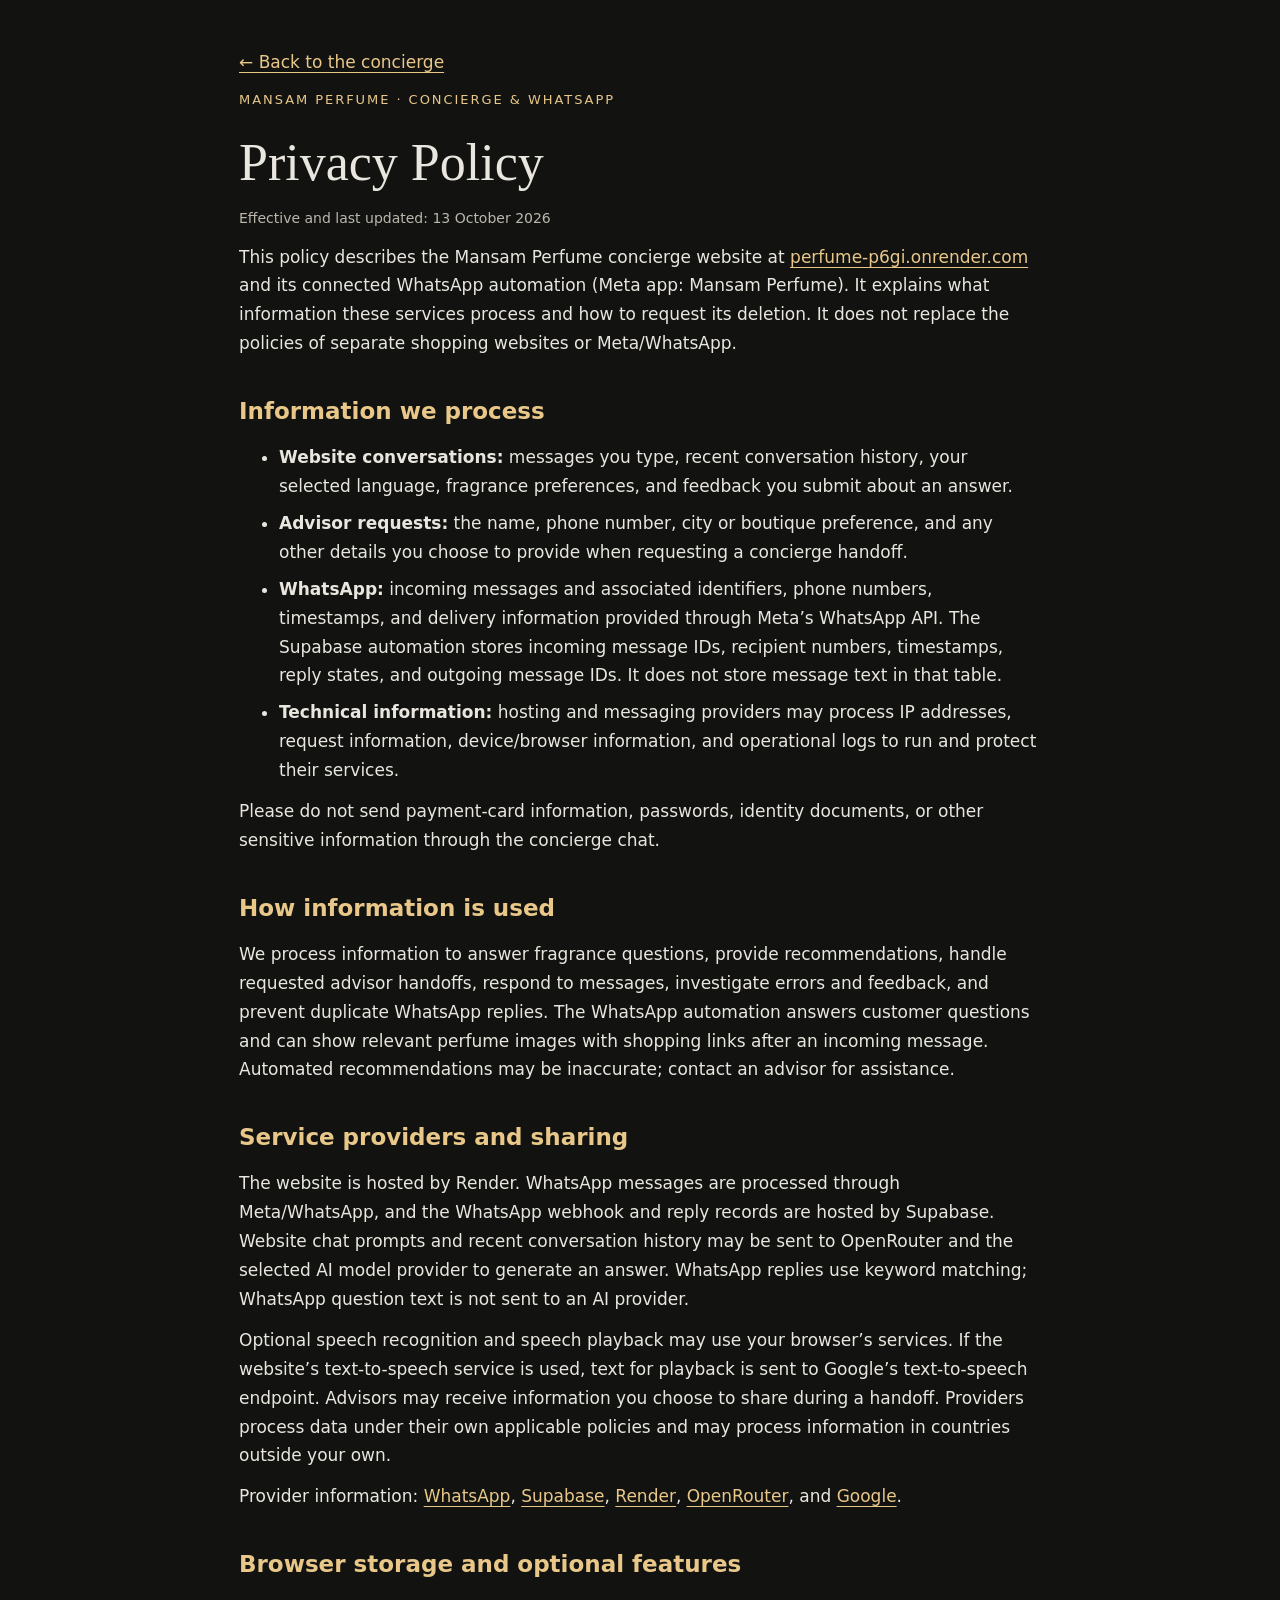
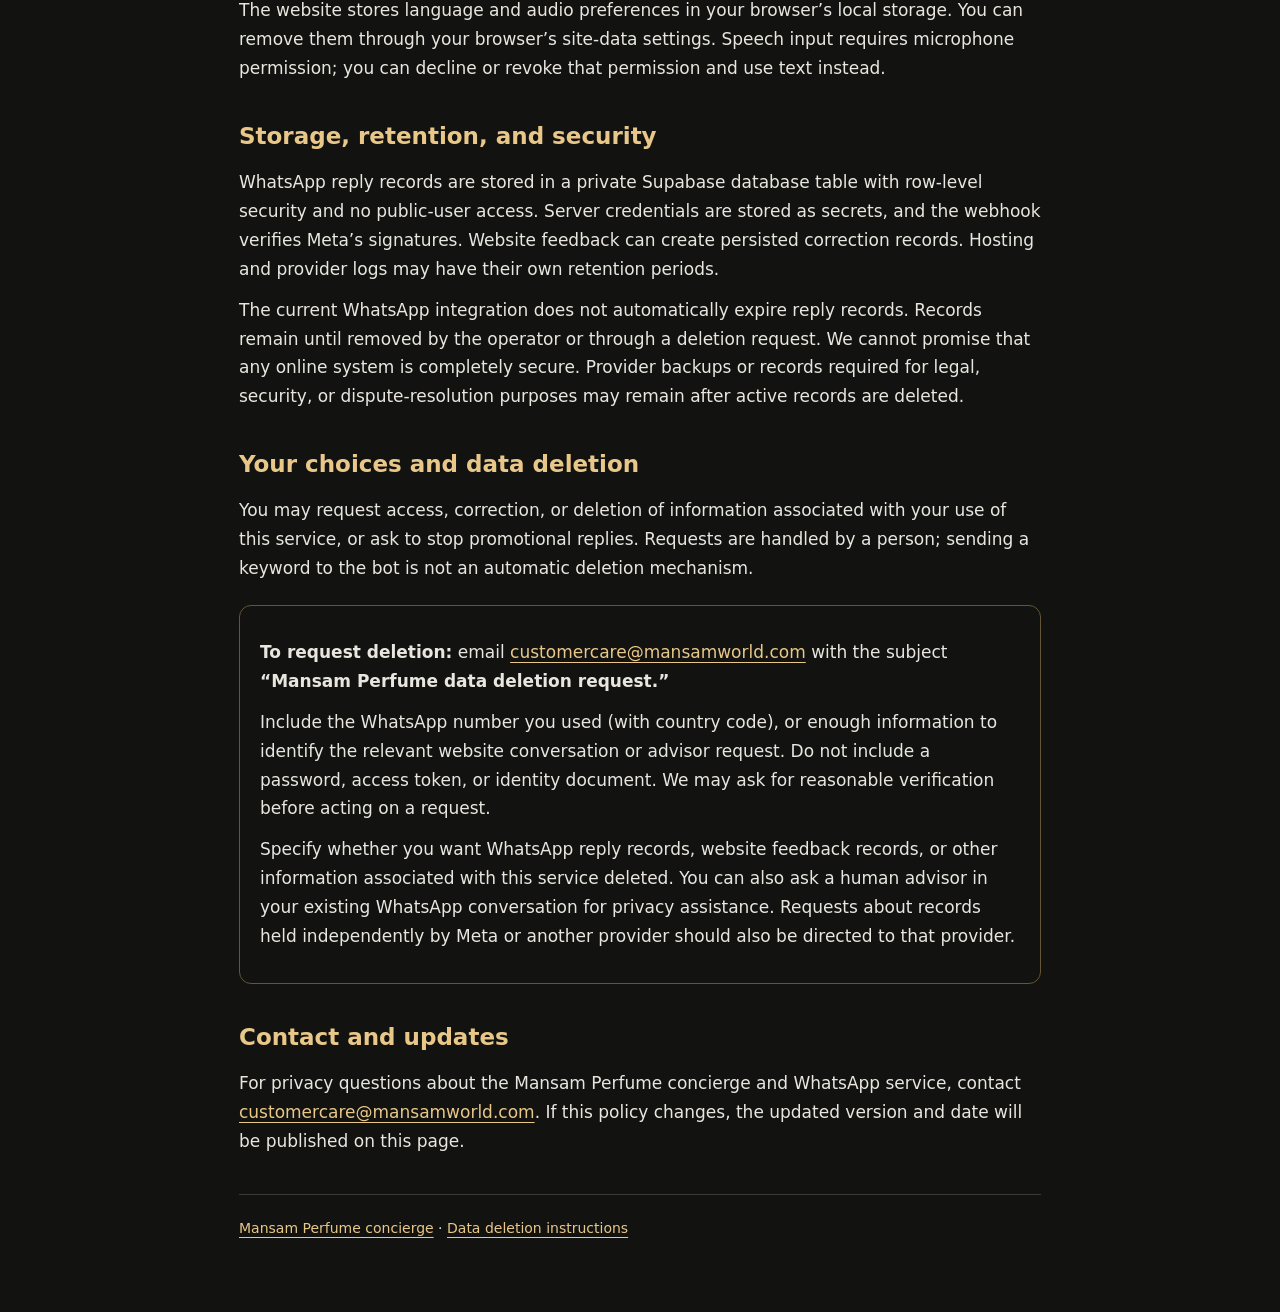
<file: static/privacy-policy.html>
<!DOCTYPE html>
<html lang="en">
<head>
  <meta charset="utf-8">
  <meta name="viewport" content="width=device-width, initial-scale=1">
  <meta name="description" content="Privacy information and data deletion instructions for the Mansam Perfume concierge website and WhatsApp automation.">
  <title>Privacy Policy | Mansam Perfume</title>
  <style>
    :root { color-scheme: dark; }
    * { box-sizing: border-box; }
    body { margin: 0; background: #121311; color: #e9e6df; font: 17px/1.7 system-ui, sans-serif; }
    main { max-width: 850px; margin: auto; padding: 48px 24px 72px; }
    a { color: #e8c789; text-underline-offset: 4px; }
    a:focus-visible { outline: 2px solid #e8c789; outline-offset: 4px; }
    .brand { color: #e8c789; font-size: 13px; letter-spacing: .15em; text-transform: uppercase; }
    h1 { font-family: Georgia, serif; font-weight: 400; font-size: clamp(36px, 7vw, 52px); line-height: 1.15; margin: 22px 0 14px; }
    h2 { font-size: 23px; color: #e8c789; margin: 34px 0 10px; }
    p, ul { margin: 12px 0; }
    li { margin: 8px 0; }
    .date { color: #bbb7ad; font-size: 14px; }
    .contact { padding: 20px; border: 1px solid #655537; border-radius: 12px; margin-top: 22px; }
    footer { border-top: 1px solid #393a35; padding-top: 22px; margin-top: 38px; font-size: 14px; }
  </style>
</head>
<body>
<main>
  <a href="/">← Back to the concierge</a>
  <p class="brand">Mansam Perfume · Concierge &amp; WhatsApp</p>
  <h1>Privacy Policy</h1>
  <p class="date">Effective and last updated: 13 October 2026</p>
  <p>This policy describes the Mansam Perfume concierge website at
    <a href="https://perfume-p6gi.onrender.com/">perfume-p6gi.onrender.com</a>
    and its connected WhatsApp automation (Meta app: Mansam Perfume).
    It explains what information these services process and how to request its deletion.
    It does not replace the policies of separate shopping websites or Meta/WhatsApp.</p>

  <h2>Information we process</h2>
  <ul>
    <li><strong>Website conversations:</strong> messages you type, recent conversation history,
      your selected language, fragrance preferences, and feedback you submit about an answer.</li>
    <li><strong>Advisor requests:</strong> the name, phone number, city or boutique preference,
      and any other details you choose to provide when requesting a concierge handoff.</li>
    <li><strong>WhatsApp:</strong> incoming messages and associated identifiers, phone numbers,
      timestamps, and delivery information provided through Meta’s WhatsApp API.
      The Supabase automation stores incoming message IDs, recipient numbers, timestamps,
      reply states, and outgoing message IDs. It does not store message text in that table.</li>
    <li><strong>Technical information:</strong> hosting and messaging providers may process IP
      addresses, request information, device/browser information, and operational logs to run
      and protect their services.</li>
  </ul>
  <p>Please do not send payment-card information, passwords, identity documents, or other
    sensitive information through the concierge chat.</p>

  <h2>How information is used</h2>
  <p>We process information to answer fragrance questions, provide recommendations, handle
    requested advisor handoffs, respond to messages, investigate errors and feedback, and
    prevent duplicate WhatsApp replies. The WhatsApp automation answers customer questions
    and can show relevant perfume images with shopping links after an incoming message.
    Automated recommendations may be inaccurate; contact an advisor for assistance.</p>

  <h2>Service providers and sharing</h2>
  <p>The website is hosted by Render. WhatsApp messages are processed through Meta/WhatsApp,
    and the WhatsApp webhook and reply records are hosted by Supabase. Website chat prompts
    and recent conversation history may be sent to OpenRouter and the selected AI model
    provider to generate an answer. WhatsApp replies use keyword matching;
    WhatsApp question text is not sent to an AI provider.</p>
  <p>Optional speech recognition and speech playback may use your browser’s services.
    If the website’s text-to-speech service is used, text for playback is sent to Google’s
    text-to-speech endpoint. Advisors may receive information you choose to share during
    a handoff. Providers process data under their own applicable policies and may process
    information in countries outside your own.</p>
  <p>Provider information:
    <a href="https://www.whatsapp.com/legal/privacy-policy">WhatsApp</a>,
    <a href="https://supabase.com/privacy">Supabase</a>,
    <a href="https://render.com/privacy">Render</a>,
    <a href="https://openrouter.ai/privacy">OpenRouter</a>, and
    <a href="https://policies.google.com/privacy">Google</a>.</p>

  <h2>Browser storage and optional features</h2>
  <p>The website stores language and audio preferences in your browser’s local storage.
    You can remove them through your browser’s site-data settings. Speech input requires
    microphone permission; you can decline or revoke that permission and use text instead.</p>

  <h2>Storage, retention, and security</h2>
  <p>WhatsApp reply records are stored in a private Supabase database table with row-level
    security and no public-user access. Server credentials are stored as secrets, and the
    webhook verifies Meta’s signatures. Website feedback can create persisted correction
    records. Hosting and provider logs may have their own retention periods.</p>
  <p>The current WhatsApp integration does not automatically expire reply records.
    Records remain until removed by the operator or through a deletion request.
    We cannot promise that any online system is completely secure. Provider backups or
    records required for legal, security, or dispute-resolution purposes may remain after
    active records are deleted.</p>

  <h2 id="data-deletion">Your choices and data deletion</h2>
  <p>You may request access, correction, or deletion of information associated with your
    use of this service, or ask to stop promotional replies. Requests are handled by a
    person; sending a keyword to the bot is not an automatic deletion mechanism.</p>
  <div class="contact">
    <p><strong>To request deletion:</strong> email
      <a href="mailto:customercare@mansamworld.com?subject=Mansam%20Perfume%20data%20deletion%20request">customercare@mansamworld.com</a>
      with the subject <strong>“Mansam Perfume data deletion request.”</strong></p>
    <p>Include the WhatsApp number you used (with country code), or enough information to
      identify the relevant website conversation or advisor request. Do not include a
      password, access token, or identity document. We may ask for reasonable verification
      before acting on a request.</p>
    <p>Specify whether you want WhatsApp reply records, website feedback records, or other
      information associated with this service deleted. You can also ask a human advisor
      in your existing WhatsApp conversation for privacy assistance. Requests about records
      held independently by Meta or another provider should also be directed to that provider.</p>
  </div>

  <h2>Contact and updates</h2>
  <p>For privacy questions about the Mansam Perfume concierge and WhatsApp service, contact
    <a href="mailto:customercare@mansamworld.com">customercare@mansamworld.com</a>.
    If this policy changes, the updated version and date will be published on this page.</p>
  <footer><a href="/">Mansam Perfume concierge</a> · <a href="#data-deletion">Data deletion instructions</a></footer>
</main>
</body>
</html>
</file>
